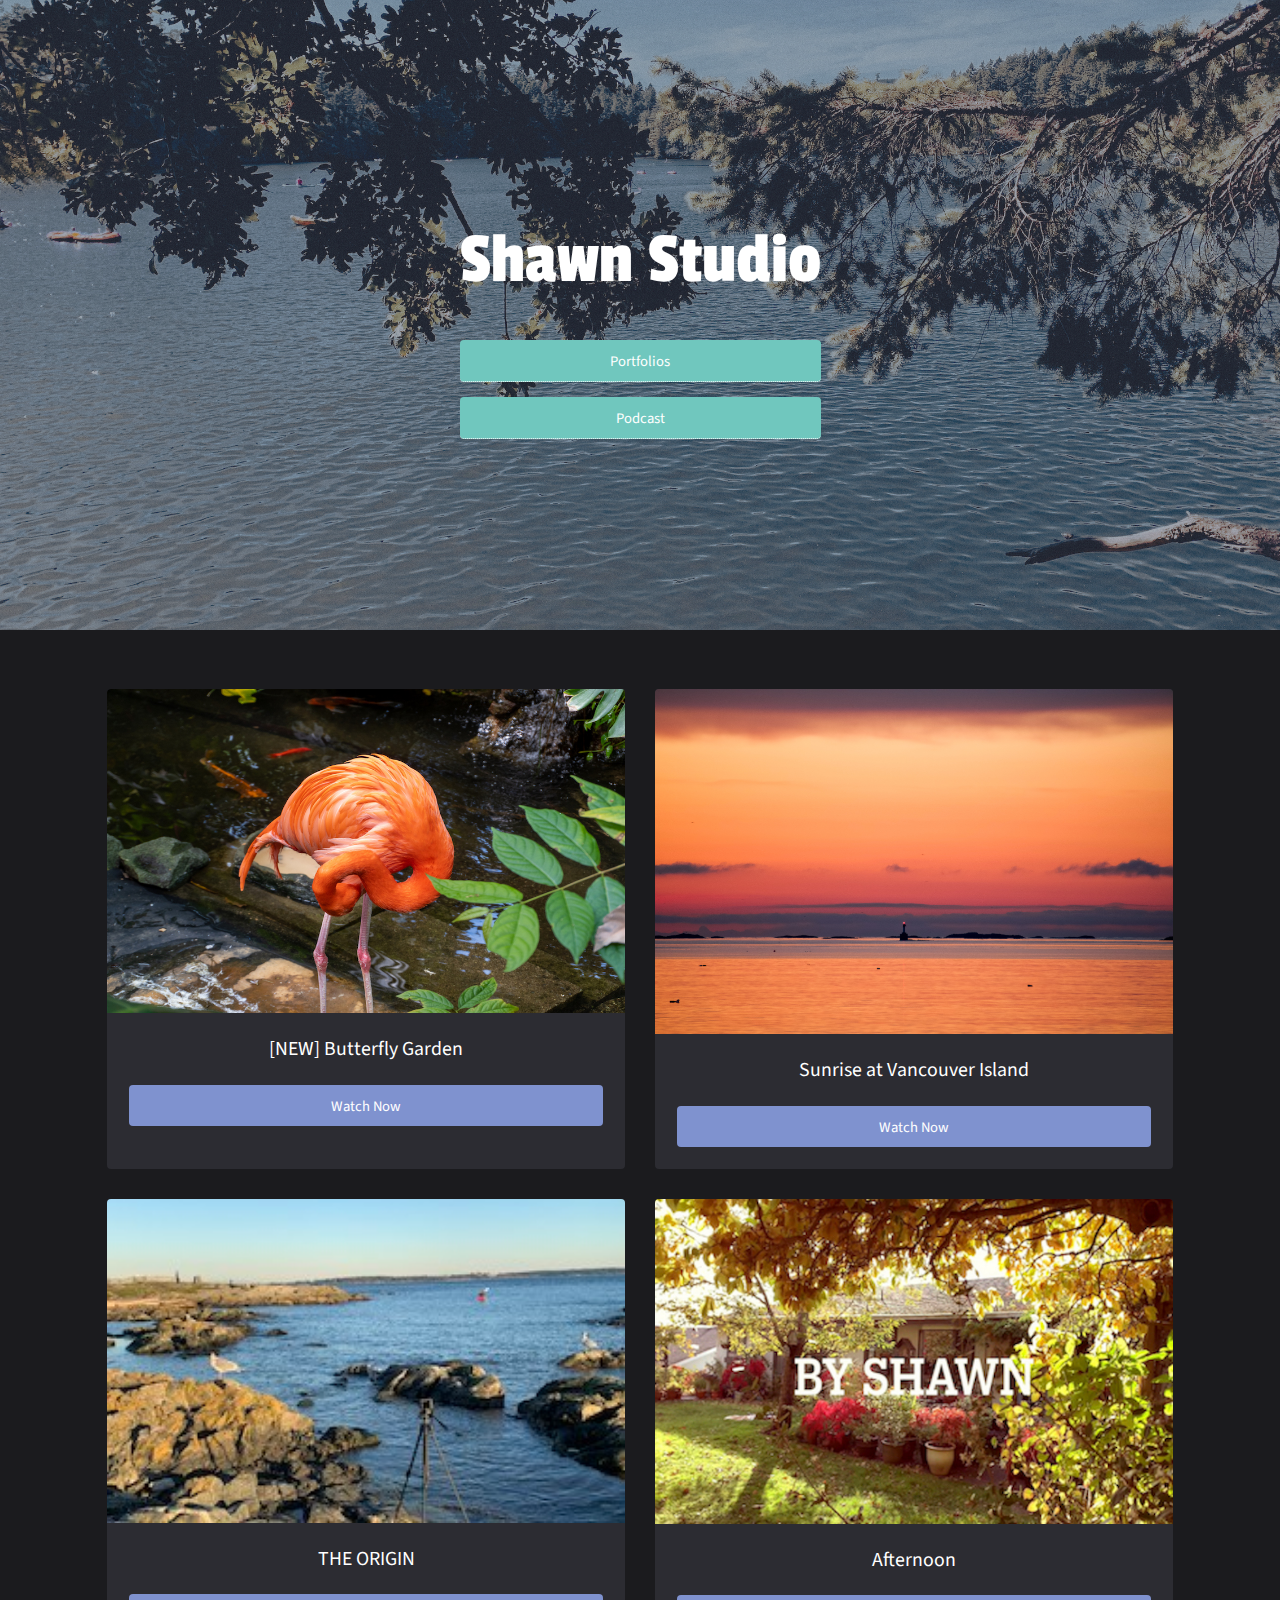
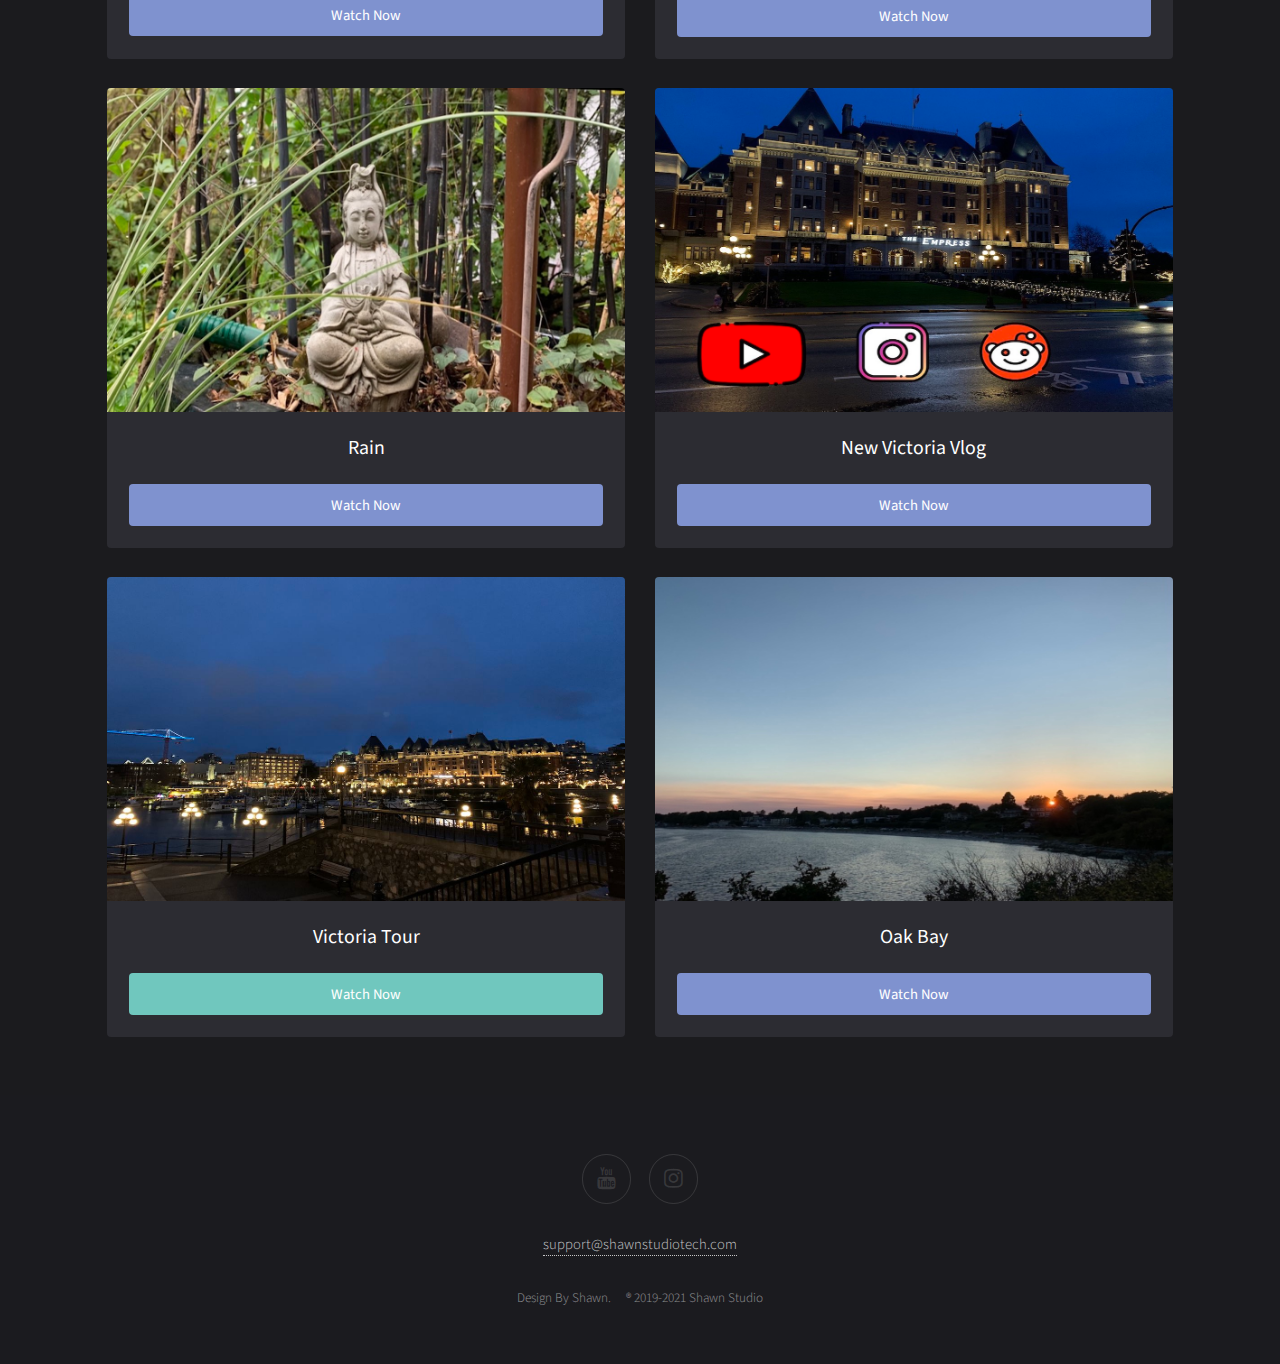
<file: index.html>
<!DOCTYPE HTML>
<html lang="en">
	<head>
		<title>Shawn Studio</title>
		<meta charset="utf-8" />
		<meta name="viewport" content="width=device-width, initial-scale=1" />
		<link rel="stylesheet" href="assets/css/main.css" />
        
    
    <link rel="icon" type="image/x-icon" href="copy.ico" />
    <body style="background-color:rgb(27, 27, 30);">
    
	</body>
	
	<body id="top">
				<section id="banner" >
					<div class="inner">
						<header>
                            <h1>Shawn Studio</h1>
                            <br >
							 <a href="https://shawnstudiotech.com/portfolios/" class="button fit" >Portfolios</a>
							 <a href="https://shawnstudiotech.com/podcast/" class="button fit" >Podcast</a>
							
							 
							 
							
                      
						</header>
					</div>
				</section>

			<!-- Main -->
				<div id="main">
					<div class="inner">
                       <!-- Boxes -->
						
					   <div class="thumbnails">

						<div class="box">
							<a href="https://youtu.be/rCdhmp5RBfg" class="image fit"><img src="images/pic09.jpg" alt="" /></a>
							<div class="inner">
								<h3>[NEW] Butterfly Garden</h3>
								
								<a href="https://youtu.be/rCdhmp5RBfg" class="button style2 fit" data-poptrox="youtube,800x400">Watch Now</a>
								
							</div>

							</div>

				

						<div class="box">
							<a href="https://youtu.be/HbsjjPyLTq4" class="image fit"><img src="images/pic08.jpg" alt="" /></a>
							<div class="inner">
								<h3>Sunrise at Vancouver Island</h3>
								
								<a href="https://youtu.be/HbsjjPyLTq4" class="button style2 fit" data-poptrox="youtube,800x400">Watch Now</a>
								
							</div>

						</div>
                                <div class="box">
                                <a href="https://youtu.be/sWdB0AdtYIA" class="image fit"><img src="images/pic07.jpg" alt="" /></a>
                                <div class="inner">
                                    <h3>THE ORIGIN</h3>
                                    
									<a href="https://youtu.be/sWdB0AdtYIA" class="button style2 fit" data-poptrox="youtube,800x400">Watch Now</a>
									
								</div>
								
							</div>
							
							<div class="box">
                                <a href="https://youtu.be/lOg4aRYyaKY" class="image fit"><img src="images/pic06.jpg" alt="" /></a>
                                <div class="inner">
                                    <h3>Afternoon</h3>
                                    
									<a href="https://youtu.be/lOg4aRYyaKY" class="button style2 fit" data-poptrox="youtube,800x400">Watch Now</a>
									
								</div>
								
							</div>

							<div class="box">
                                <a href="https://youtu.be/aJdj0laYlkM" class="image fit"><img src="images/pic05.jpg" alt="" /></a>
                                <div class="inner">
                                    <h3>Rain</h3>
                                    
                                    <a href="https://youtu.be/aJdj0laYlkM" class="button style2 fit" data-poptrox="youtube,800x400">Watch Now</a>
                                </div>
							</div>
							
                            <div class="box">
                                <a href="https://youtu.be/qi2-gWrdlj8" class="image fit"><img src="images/pic04.jpg" alt="" /></a>
                                <div class="inner">
                                    <h3>New Victoria Vlog</h3>
                                    
                                    <a href="https://youtu.be/qi2-gWrdlj8" class="button style2 fit" data-poptrox="youtube,800x400">Watch Now</a>
                                </div>
                            </div>
                            
                            
							<div class="box">
								<a href="https://youtu.be/BJlvTN51lmg" class="image fit"><img src="images/pic01.jpg" alt="" /></a>
								<div class="inner">
									<h3>Victoria Tour</h3>
									
                                    <a href="https://youtu.be/BJlvTN51lmg" class="button fit" data-poptrox="youtube,800x400">Watch Now</a>
                                </div>
							</div>

							<div class="box">
								<a href="https://youtu.be/DyhJKyEJdCc" class="image fit"><img src="images/pic02.jpg" alt="" /></a>
								<div class="inner">
									<h3>Oak Bay</h3>
									
									<a href="https://youtu.be/DyhJKyEJdCc" class="button style2 fit" data-poptrox="youtube,800x400">Watch Now</a>
								</div>
							</div>
								</div>
							</div>
                        </div>
                    </div>

			<!-- Footer -->
				<footer id="footer">
						<ul class="icons">
							<li><a href="https://www.youtube.com/channel/UCmE8kMKj5TwaKZjkN5yqiKQ?" target="_blank" class="icon fa-youtube"><span class="label">Youtube</span></a></li>
							<li><a href="https://www.instagram.com/shawnstudiotech/"target="_blank" class="icon fa-instagram"><span class="label">Instagram</span></a></li>
							
							
						</ul>
<p><a href="mailto:support@shawnstudios.com">support@shawnstudiotech.com</a></p>
						<p class="copyright"> Design By Shawn. &nbsp; &nbsp; &reg; 2019-2021 Shawn Studio</p>

				</footer>

		<!-- Scripts -->
			<script src="assets/js/jquery.min.js"></script>
			<script src="assets/js/jquery.scrolly.min.js"></script>
			<script src="assets/js/jquery.poptrox.min.js"></script>
			<script src="assets/js/skel.min.js"></script>
			<script src="assets/js/util.js"></script>
			<script src="assets/js/main.js"></script>

	</body>
</html>
</file>
<file: assets/css/main.css>
@charset "UTF-8";
@import url(font-awesome.min.css);
@import url("https://fonts.googleapis.com/css?family=Source+Sans+Pro:300,400|Passion+One:400");


/* Reset */

	html, body, div, span, applet, object, iframe, h1, h2, h3, h4, h5, h6, p, blockquote, pre, a, abbr, acronym, address, big, cite, code, del, dfn, em, img, ins, kbd, q, s, samp, small, strike, strong, sub, sup, tt, var, b, u, i, center, dl, dt, dd, ol, ul, li, fieldset, form, label, legend, table, caption, tbody, tfoot, thead, tr, th, td, article, aside, canvas, details, embed, figure, figcaption, footer, header, hgroup, menu, nav, output, ruby, section, summary, time, mark, audio, video {
		margin: 0;
		padding: 0;
		border: 0;
		font-size: 100%;
		font: inherit;
		vertical-align: baseline;
	}

	article, aside, details, figcaption, figure, footer, header, hgroup, menu, nav, section {
		display: block;
	}

	body {
		line-height: 1;
	}

	ol, ul {
		list-style: none;
	}

	blockquote, q {
		quotes: none;
	}

	blockquote:before, blockquote:after, q:before, q:after {
		content: '';
		content: none;
	}

	table {
		border-collapse: collapse;
		border-spacing: 0;
	}

	body {
		-webkit-text-size-adjust: none;
	}

/* Box Model */

	*, *:before, *:after {
		-moz-box-sizing: border-box;
		-webkit-box-sizing: border-box;
		box-sizing: border-box;
	}

/* Basic */

	@-ms-viewport {
		width: device-width;
	}

	body {
		-ms-overflow-style: scrollbar;
	}

	@media screen and (max-width: 480px) {

		html, body {
			min-width: 320px;
		}

	}

	body {
		background: #202024;
	}

		body.is-loading *, body.is-loading *:before, body.is-loading *:after {
			-moz-animation: none !important;
			-webkit-animation: none !important;
			-ms-animation: none !important;
			animation: none !important;
			-moz-transition: none !important;
			-webkit-transition: none !important;
			-ms-transition: none !important;
			transition: none !important;
		}

/* Type */

	body, input, select, textarea {
		color: rgba(255, 255, 255, 0.75);
		font-family: "Source Sans Pro", sans-serif;
		font-size: 14pt;
		font-weight: 300;
		line-height: 1.65;
	}

		@media screen and (max-width: 1680px) {

			body, input, select, textarea {
				font-size: 11pt;
			}

		}

		@media screen and (max-width: 1280px) {

			body, input, select, textarea {
				font-size: 11pt;
			}

		}

		@media screen and (max-width: 980px) {

			body, input, select, textarea {
				font-size: 12pt;
			}

		}

		@media screen and (max-width: 736px) {

			body, input, select, textarea {
				font-size: 12pt;
			}

		}

		@media screen and (max-width: 480px) {

			body, input, select, textarea {
				font-size: 12pt;
			}

		}

	a {
		-moz-transition: background-color 0.2s ease-in-out, color 0.2s ease-in-out;
		-webkit-transition: background-color 0.2s ease-in-out, color 0.2s ease-in-out;
		-ms-transition: background-color 0.2s ease-in-out, color 0.2s ease-in-out;
		transition: background-color 0.2s ease-in-out, color 0.2s ease-in-out;
		color: rgba(255, 255, 255, 0.75);
		text-decoration: none;
		border-bottom: 1px dotted;
		outline: 0;
	}

		a:hover {
			color: #FFF;
			border: none;
		}

	strong, b {
		color: #fff;
		font-weight: 400;
	}

	em, i {
		font-style: italic;
	}

	p {
		margin: 0 0 2em 0;
	}

	h1, h2, h3, h4, h5, h6 {
		color: #fff;
		font-weight: 400;
		line-height: 1.5;
		margin: 0 0 1em 0;
	}

		h1 a, h2 a, h3 a, h4 a, h5 a, h6 a {
			color: inherit;
			text-decoration: none;
		}

	h2 {
		font-size: 1.75em;
	}

	h3 {
		font-size: 1.35em;
	}

	h4 {
		font-size: 1.1em;
	}

	h5 {
		font-size: 0.9em;
	}

	h6 {
		font-size: 0.7em;
	}

	sub {
		font-size: 0.8em;
		position: relative;
		top: 0.5em;
	}

	sup {
		font-size: 0.8em;
		position: relative;
		top: -0.5em;
	}

	blockquote {
		border-left: solid 4px rgba(144, 144, 144, 0.25);
		font-style: italic;
		margin: 0 0 2em 0;
		padding: 0.5em 0 0.5em 2em;
	}

	code {
		background: rgba(144, 144, 144, 0.075);
		border-radius: 4px;
		border: solid 1px rgba(144, 144, 144, 0.25);
		font-family: "Courier New", monospace;
		font-size: 0.9em;
		margin: 0 0.25em;
		padding: 0.25em 0.65em;
	}

	pre {
		-webkit-overflow-scrolling: touch;
		font-family: "Courier New", monospace;
		font-size: 0.9em;
		margin: 0 0 2em 0;
	}

		pre code {
			display: block;
			line-height: 1.75;
			padding: 1em 1.5em;
			overflow-x: auto;
		}

	hr {
		border: 0;
		border-bottom: solid 1px rgba(144, 144, 144, 0.25);
		margin: 2em 0;
	}

		hr.major {
			margin: 3em 0;
		}

	.align-left {
		text-align: left;
	}

	.align-center {
		text-align: center;
	}

	.align-right {
		text-align: right;
	}

/* Section/Article */

	section.special, article.special {
		text-align: center;
	}

	header p {
		color: rgba(255, 255, 255, 0.5);
		position: relative;
		margin: 0 0 1.5em 0;
	}

	header h2 + p {
		font-size: 1.25em;
		margin-top: -1em;
	}

	header h3 + p {
		font-size: 1.1em;
		margin-top: -0.8em;
	}

	header h4 + p,
	header h5 + p,
	header h6 + p {
		font-size: 0.9em;
		margin-top: -0.6em;
	}

/* Box */

	.thumbnails {
		display: -moz-flex;
		display: -webkit-flex;
		display: -ms-flex;
		display: flex;
		-moz-align-items: stretch;
		-webkit-align-items: stretch;
		-ms-align-items: stretch;
		align-items: stretch;
		-moz-justify-content: center;
		-webkit-justify-content: center;
		-ms-justify-content: center;
		justify-content: center;
		-moz-flex-wrap: wrap;
		-webkit-flex-wrap: wrap;
		-ms-flex-wrap: wrap;
		flex-wrap: wrap;
	}

		.thumbnails .box {
			margin: 0 1em 2em 1em;
			width: 30%;
		}

			@media screen and (max-width: 1280px) {

				.thumbnails .box {
					width: 45%;
				}

			}

			@media screen and (max-width: 736px) {

				.thumbnails .box {
					width: 100%;
				}

			}

/* Form */

	form {
		margin: 0 0 2em 0;
	}

	label {
		color: #fff;
		display: block;
		font-size: 0.9em;
		font-weight: 400;
		margin: 0 0 1em 0;
	}

	input[type="text"],
	input[type="password"],
	input[type="email"],
	input[type="tel"],
	select,
	textarea {
		-moz-appearance: none;
		-webkit-appearance: none;
		-ms-appearance: none;
		appearance: none;
		background: rgba(144, 144, 144, 0.075);
		border-radius: 4px;
		border: none;
		border: solid 1px rgba(144, 144, 144, 0.25);
		color: inherit;
		display: block;
		outline: 0;
		padding: 0 1em;
		text-decoration: none;
		width: 100%;
	}

		input[type="text"]:invalid,
		input[type="password"]:invalid,
		input[type="email"]:invalid,
		input[type="tel"]:invalid,
		select:invalid,
		textarea:invalid {
			box-shadow: none;
		}

		input[type="text"]:focus,
		input[type="password"]:focus,
		input[type="email"]:focus,
		input[type="tel"]:focus,
		select:focus,
		textarea:focus {
			border-color: #ff8686;
			box-shadow: 0 0 0 1px #ff8686;
		}

	.select-wrapper {
		text-decoration: none;
		display: block;
		position: relative;
	}

		.select-wrapper:before {
			content: "";
			-moz-osx-font-smoothing: grayscale;
			-webkit-font-smoothing: antialiased;
			font-family: FontAwesome;
			font-style: normal;
			font-weight: normal;
			text-transform: none !important;
		}

		.select-wrapper:before {
			color: rgba(144, 144, 144, 0.25);
			display: block;
			height: 2.75em;
			line-height: 2.75em;
			pointer-events: none;
			position: absolute;
			right: 0;
			text-align: center;
			top: 0;
			width: 2.75em;
		}

		.select-wrapper select::-ms-expand {
			display: none;
		}

	input[type="text"],
	input[type="password"],
	input[type="email"],
	select {
		height: 2.75em;
	}

	textarea {
		padding: 0.75em 1em;
	}

	input[type="checkbox"],
	input[type="radio"] {
		-moz-appearance: none;
		-webkit-appearance: none;
		-ms-appearance: none;
		appearance: none;
		display: block;
		float: left;
		margin-right: -2em;
		opacity: 0;
		width: 1em;
		z-index: -1;
	}

		input[type="checkbox"] + label,
		input[type="radio"] + label {
			text-decoration: none;
			color: rgba(255, 255, 255, 0.75);
			cursor: pointer;
			display: inline-block;
			font-size: 1em;
			font-weight: 300;
			padding-left: 2.4em;
			padding-right: 0.75em;
			position: relative;
		}

			input[type="checkbox"] + label:before,
			input[type="radio"] + label:before {
				-moz-osx-font-smoothing: grayscale;
				-webkit-font-smoothing: antialiased;
				font-family: FontAwesome;
				font-style: normal;
				font-weight: normal;
				text-transform: none !important;
			}

			input[type="checkbox"] + label:before,
			input[type="radio"] + label:before {
				background: rgba(144, 144, 144, 0.075);
				border-radius: 4px;
				border: solid 1px rgba(144, 144, 144, 0.25);
				content: '';
				display: inline-block;
				height: 1.65em;
				left: 0;
				line-height: 1.58125em;
				position: absolute;
				text-align: center;
				top: 0;
				width: 1.65em;
			}

		input[type="checkbox"]:checked + label:before,
		input[type="radio"]:checked + label:before {
			background: #ff8686;
			border-color: #ff8686;
			color: #ffffff;
			content: '\f00c';
		}

		input[type="checkbox"]:focus + label:before,
		input[type="radio"]:focus + label:before {
			border-color: #ff8686;
			box-shadow: 0 0 0 1px #ff8686;
		}

	input[type="checkbox"] + label:before {
		border-radius: 4px;
	}

	input[type="radio"] + label:before {
		border-radius: 100%;
	}

	::-webkit-input-placeholder {
		color: rgba(255, 255, 255, 0.5) !important;
		opacity: 1.0;
	}

	:-moz-placeholder {
		color: rgba(255, 255, 255, 0.5) !important;
		opacity: 1.0;
	}

	::-moz-placeholder {
		color: rgba(255, 255, 255, 0.5) !important;
		opacity: 1.0;
	}

	:-ms-input-placeholder {
		color: rgba(255, 255, 255, 0.5) !important;
		opacity: 1.0;
	}

	.formerize-placeholder {
		color: rgba(255, 255, 255, 0.5) !important;
		opacity: 1.0;
	}

/* Box */

	.box {
		border-radius: 4px;
		margin-bottom: 2em;
		background: #2c2c32;
		text-align: center;
	}

		.box > :last-child,
		.box > :last-child > :last-child,
		.box > :last-child > :last-child > :last-child {
			margin-bottom: 0;
		}

		.box .image.fit {
			margin: 0;
		}

		.box .image img {
			border-radius: 4px 4px 0 0;
		}

		.box .inner {
			padding: 1.5em;
			width: 100% !important;
		}

			@media screen and (max-width: 480px) {

				.box .inner {
					padding: 1em;
				}

			}

		.box.alt {
			border: 0;
			border-radius: 0;
			padding: 0;
		}

/* Icon */

	.icon {
		text-decoration: none;
		border-bottom: none;
		position: relative;
	}

		.icon:before {
			-moz-osx-font-smoothing: grayscale;
			-webkit-font-smoothing: antialiased;
			font-family: FontAwesome;
			font-style: normal;
			font-weight: normal;
			text-transform: none !important;
		}

		.icon > .label {
			display: none;
		}

/* Image */

	.image {
		border-radius: 4px;
		border: 0;
		display: inline-block;
		position: relative;
	}

		.image img {
			border-radius: 4px;
			display: block;
		}

		.image.left, .image.right {
			max-width: 40%;
		}

			.image.left img, .image.right img {
				width: 100%;
			}

		.image.left {
			float: left;
			padding: 0 1.5em 1em 0;
			top: 0.25em;
		}

		.image.right {
			float: right;
			padding: 0 0 1em 1.5em;
			top: 0.25em;
		}

		.image.fit {
			display: block;
			margin: 0 0 2em 0;
			width: 100%;
		}

			.image.fit img {
				width: 100%;
			}

		.image.main {
			display: block;
			margin: 0 0 3em 0;
			width: 100%;
		}

			.image.main img {
				width: 100%;
			}

/* List */

	ol {
		list-style: decimal;
		margin: 0 0 2em 0;
		padding-left: 1.25em;
	}

		ol li {
			padding-left: 0.25em;
		}

	ul {
		list-style: disc;
		margin: 0 0 2em 0;
		padding-left: 1em;
	}

		ul li {
			padding-left: 0.5em;
		}

		ul.alt {
			list-style: none;
			padding-left: 0;
		}

			ul.alt li {
				border-top: solid 1px rgba(144, 144, 144, 0.25);
				padding: 0.5em 0;
			}

				ul.alt li:first-child {
					border-top: 0;
					padding-top: 0;
				}

		ul.icons {
			cursor: default;
			list-style: none;
			padding-left: 0;
		}

			ul.icons li {
				display: inline-block;
				text-align: center;
				padding-left: 0;
				padding-right: 1em;
			}

				ul.icons li a {
					display: block;
					border-radius: 100%;
					margin: 0;
					padding: 0.5em;
					border: solid 1px rgba(144, 144, 144, 0.25);
					color: rgba(144, 144, 144, 0.25);
				}

					ul.icons li a:before {
						font-size: 1.5em;
						display: block;
						width: 1.5em;
						height: 1.5em;
						line-height: 1.5em;
					}

					ul.icons li a:hover {
						background-color: #202024;
						color: #FFF;
					}

				ul.icons li:last-child {
					padding-right: 0;
				}

		ul.actions {
			cursor: default;
			list-style: none;
			padding-left: 0;
		}

			ul.actions li {
				display: inline-block;
				padding: 0 1em 0 0;
				vertical-align: middle;
			}

				ul.actions li:last-child {
					padding-right: 0;
				}

			ul.actions.small li {
				padding: 0 0.5em 0 0;
			}

			ul.actions.vertical li {
				display: block;
				padding: 1em 0 0 0;
			}

				ul.actions.vertical li:first-child {
					padding-top: 0;
				}

				ul.actions.vertical li > * {
					margin-bottom: 0;
				}

			ul.actions.vertical.small li {
				padding: 0.5em 0 0 0;
			}

				ul.actions.vertical.small li:first-child {
					padding-top: 0;
				}

			ul.actions.fit {
				display: table;
				margin-left: -1em;
				padding: 0;
				table-layout: fixed;
				width: calc(100% + 1em);
			}

				ul.actions.fit li {
					display: table-cell;
					padding: 0 0 0 1em;
				}

					ul.actions.fit li > * {
						margin-bottom: 0;
					}

				ul.actions.fit.small {
					margin-left: -0.5em;
					width: calc(100% + 0.5em);
				}

					ul.actions.fit.small li {
						padding: 0 0 0 0.5em;
					}

			@media screen and (max-width: 480px) {

				ul.actions {
					margin: 0 0 2em 0;
				}

					ul.actions li {
						padding: 1em 0 0 0;
						display: block;
						text-align: center;
						width: 100%;
					}

						ul.actions li:first-child {
							padding-top: 0;
						}

						ul.actions li > * {
							width: 100%;
							margin: 0 !important;
						}

							ul.actions li > *.icon:before {
								margin-left: -2em;
							}

					ul.actions.small li {
						padding: 0.5em 0 0 0;
					}

						ul.actions.small li:first-child {
							padding-top: 0;
						}

			}

	dl {
		margin: 0 0 2em 0;
	}

		dl dt {
			display: block;
			font-weight: 400;
			margin: 0 0 1em 0;
		}

		dl dd {
			margin-left: 2em;
		}

/* Table */

	.table-wrapper {
		-webkit-overflow-scrolling: touch;
		overflow-x: auto;
	}

	table {
		margin: 0 0 2em 0;
		width: 100%;
	}

		table tbody tr {
			border: solid 1px rgba(144, 144, 144, 0.25);
			border-left: 0;
			border-right: 0;
		}

			table tbody tr:nth-child(2n + 1) {
				background-color: rgba(144, 144, 144, 0.075);
			}

		table td {
			padding: 0.75em 0.75em;
		}

		table th {
			color: #fff;
			font-size: 0.9em;
			font-weight: 400;
			padding: 0 0.75em 0.75em 0.75em;
			text-align: left;
		}

		table thead {
			border-bottom: solid 2px rgba(144, 144, 144, 0.25);
		}

		table tfoot {
			border-top: solid 2px rgba(144, 144, 144, 0.25);
		}

		table.alt {
			border-collapse: separate;
		}

			table.alt tbody tr td {
				border: solid 1px rgba(144, 144, 144, 0.25);
				border-left-width: 0;
				border-top-width: 0;
			}

				table.alt tbody tr td:first-child {
					border-left-width: 1px;
				}

			table.alt tbody tr:first-child td {
				border-top-width: 1px;
			}

			table.alt thead {
				border-bottom: 0;
			}

			table.alt tfoot {
				border-top: 0;
			}

/* Button */

	input[type="submit"],
	input[type="reset"],
	input[type="button"],
	button,
	.button {
		-moz-appearance: none;
		-webkit-appearance: none;
		-ms-appearance: none;
		appearance: none;
		-moz-transition: background-color 0.2s ease-in-out, color 0.2s ease-in-out;
		-webkit-transition: background-color 0.2s ease-in-out, color 0.2s ease-in-out;
		-ms-transition: background-color 0.2s ease-in-out, color 0.2s ease-in-out;
		transition: background-color 0.2s ease-in-out, color 0.2s ease-in-out;
		background-color: #70c7be;
		border-radius: 4px;
		border: 0;
		color: #ffffff !important;
		cursor: pointer;
		display: inline-block;
		font-weight: 400;
		height: 2.85em;
		line-height: 2.95em;
		padding: 0 1.5em;
		text-align: center;
		text-decoration: none;
		white-space: nowrap;
	}

		input[type="submit"]:hover,
		input[type="reset"]:hover,
		input[type="button"]:hover,
		button:hover,
		.button:hover {
			background-color: #82cec6;
		}

		input[type="submit"]:active,
		input[type="reset"]:active,
		input[type="button"]:active,
		button:active,
		.button:active {
			background-color: #5ec0b6;
		}

		input[type="submit"].icon,
		input[type="reset"].icon,
		input[type="button"].icon,
		button.icon,
		.button.icon {
			padding-left: 1.35em;
		}

			input[type="submit"].icon:before,
			input[type="reset"].icon:before,
			input[type="button"].icon:before,
			button.icon:before,
			.button.icon:before {
				margin-right: 0.5em;
			}

		input[type="submit"].fit,
		input[type="reset"].fit,
		input[type="button"].fit,
		button.fit,
		.button.fit {
			display: block;
			margin: 0 0 1em 0;
			width: 100%;
		}

		input[type="submit"].small,
		input[type="reset"].small,
		input[type="button"].small,
		button.small,
		.button.small {
			font-size: 0.8em;
		}

		input[type="submit"].big,
		input[type="reset"].big,
		input[type="button"].big,
		button.big,
		.button.big {
			font-size: 1.35em;
		}

		input[type="submit"].disabled, input[type="submit"]:disabled,
		input[type="reset"].disabled,
		input[type="reset"]:disabled,
		input[type="button"].disabled,
		input[type="button"]:disabled,
		button.disabled,
		button:disabled,
		.button.disabled,
		.button:disabled {
			background-color: rgba(255, 255, 255, 0.75) !important;
			box-shadow: inset 0 -0.15em 0 0 rgba(0, 0, 0, 0.15);
			color: #202024 !important;
			cursor: default;
			opacity: 0.25;
		}

		input[type="submit"].style2,
		input[type="reset"].style2,
		input[type="button"].style2,
		button.style2,
		.button.style2 {
			background-color: #7f92cf;
		}

			input[type="submit"].style2:hover,
			input[type="reset"].style2:hover,
			input[type="button"].style2:hover,
			button.style2:hover,
			.button.style2:hover {
				background-color: #92a2d6;
			}

			input[type="submit"].style2:active,
			input[type="reset"].style2:active,
			input[type="button"].style2:active,
			button.style2:active,
			.button.style2:active {
				background-color: #6c82c8;
			}

		input[type="submit"].style3,
		input[type="reset"].style3,
		input[type="button"].style3,
		button.style3,
		.button.style3 {
			background-color: #9d7ed0;
		}

			input[type="submit"].style3:hover,
			input[type="reset"].style3:hover,
			input[type="button"].style3:hover,
			button.style3:hover,
			.button.style3:hover {
				background-color: #ab91d7;
			}

			input[type="submit"].style3:active,
			input[type="reset"].style3:active,
			input[type="button"].style3:active,
			button.style3:active,
			.button.style3:active {
				background-color: #8f6bc9;
			}

		@media screen and (max-width: 480px) {

			input[type="submit"],
			input[type="reset"],
			input[type="button"],
			button,
			.button {
				padding: 0;
			}

		}

/* Poptrox */

	.poptrox-popup {
		-moz-box-sizing: content-box;
		-webkit-box-sizing: content-box;
		-ms-box-sizing: content-box;
		box-sizing: content-box;
		background: #000;
		box-shadow: 0 0.5em 3em 0 rgba(0, 0, 0, 0.25);
		border-radius: 4px;
		padding: 2em;
		overflow: hidden;
	}

		.poptrox-popup .closer {
			-moz-transition: opacity 0.2s ease-in-out;
			-webkit-transition: opacity 0.2s ease-in-out;
			-ms-transition: opacity 0.2s ease-in-out;
			transition: opacity 0.2s ease-in-out;
			text-decoration: none;
			position: absolute;
			top: .5em;
			right: .5em;
			z-index: 11000;
			-webkit-tap-highlight-color: rgba(255, 255, 255, 0);
			white-space: nowrap;
			text-indent: 2em;
			overflow: hidden;
			width: 2em;
			height: 2em;
			display: block;
		}

			.poptrox-popup .closer:before {
				content: "\f00d";
				-moz-osx-font-smoothing: grayscale;
				-webkit-font-smoothing: antialiased;
				font-family: FontAwesome;
				font-style: normal;
				font-weight: normal;
				text-transform: none !important;
				display: block;
				position: relative;
				text-indent: 0;
				border-radius: 100%;
				box-shadow: inset 0 0 0 1px rgba(255, 255, 255, 0.25);
				color: #ffffff !important;
				width: 2em;
				height: 2em;
				line-height: 2em;
			}

		.poptrox-popup:hover .closer {
			opacity: 0.5;
		}

		.poptrox-popup:hover .closer:hover {
			opacity: 1.0;
		}

		@media screen and (max-width: 736px) {

			.poptrox-popup {
				padding: 0;
			}

				.poptrox-popup .closer {
					display: none !important;
				}

		}

/* Banner */

	#banner {
		-moz-align-items: center;
		-webkit-align-items: center;
		-ms-align-items: center;
		align-items: center;
		display: -moz-flex;
		display: -webkit-flex;
		display: -ms-flex;
		display: flex;
		-moz-justify-content: center;
		-webkit-justify-content: center;
		-ms-justify-content: center;
		justify-content: center;
		padding: 8em 4em 6em 4em;
		min-height: 70vh;
		background-image: url("../../images/banner.jpg");
		background-position: center;
		background-size: cover;
		background-repeat: no-repeat;
		border-top: 0;
		position: relative;
		text-align: center;
		overflow: hidden;
	}

		#banner .inner {
			text-align: center;
			position: relative;
			z-index: 2;
		}

		#banner h1 {
			color: #fff;
			font-size: 5em;
			font-weight: 400;
			font-family: 'Passion One', cursive;
			margin: 0;
		}

			@media screen and (max-width: 980px) {

				#banner h1 {
					font-size: 5em;
				}

			}

			@media screen and (max-width: 736px) {

				#banner h1 {
					font-size: 3em;
				}

			}

		#banner p {
			color: rgba(255, 255, 255, 0.85);
			font-size: 1.5em;
			font-weight: 300;
		}

			@media screen and (max-width: 980px) {

				#banner p {
					font-size: 1.5em;
				}

			}

			@media screen and (max-width: 480px) {

				#banner p {
					font-size: 1.25em;
				}

			}

		#banner a {
			color: rgba(255, 255, 255, 0.75);
			text-decoration: none;
			border-bottom: 1px dotted;
		}

			#banner a:hover {
				color: #FFF;
				border: none;
			}

		#banner .more {
			background-image: url("images/arrow.svg");
			background-position: center 1.35em;
			background-repeat: no-repeat;
			background-size: auto;
			border: 1px solid #fff;
			border-radius: 100%;
			color: rgba(255, 255, 255, 0.75);
			display: block;
			height: 4em;
			text-indent: 4em;
			overflow: hidden;
			white-space: nowrap;
			width: 4em;
			z-index: 2;
			margin: 0 auto 2em auto;
		}

			#banner .more:hover {
				background-color: rgba(255, 255, 255, 0.05);
				border: 1px solid #fff;
				color: #FFF;
			}

		#banner video {
			-moz-transform: translateX(50%) translateY(50%);
			-webkit-transform: translateX(50%) translateY(50%);
			-ms-transform: translateX(50%) translateY(50%);
			transform: translateX(50%) translateY(50%);
			position: absolute;
			bottom: 50%;
			right: 50%;
			width: auto;
			height: auto;
			min-width: 100%;
			min-height: 100%;
			overflow: hidden;
		}

		#banner:before {
			-moz-transition: opacity 3s ease;
			-webkit-transition: opacity 3s ease;
			-ms-transition: opacity 3s ease;
			transition: opacity 3s ease;
			-moz-transition-delay: 1s;
			-webkit-transition-delay: 1s;
			-ms-transition-delay: 1s;
			transition-delay: 1s;
			content: '';
			background-color: #42424f;
			display: block;
			height: 100%;
			left: 0;
			opacity: 0.45;
			position: absolute;
			top: 0;
			width: 100%;
			z-index: 1;
		}

		@media screen and (max-width: 1280px) {

			#banner video {
				display: none;
			}

		}

		@media screen and (max-width: 980px) {

			#banner br {
				display: none;
			}

		}

		@media screen and (max-width: 736px) {

			#banner {
				min-height: 0;
				padding: 6em 2em 4em 2em;
			}

				#banner br {
					display: none;
				}

		}

		body.is-loading #banner:before {
			opacity: 1;
		}

/* Main */

	#main {
		padding: 4em 0 2em 0;
	}

		@media screen and (max-width: 736px) {

			#main {
				padding: 3em 0 1em 0;
			}

		}

		#main .inner {
			width: 90%;
			max-width: 80em;
			margin: 0 auto;
		}

			@media screen and (max-width: 480px) {

				#main .inner {
					width: 95%;
				}

			}

/* Footer */

	#footer {
		padding: 4em 0 2em 0;
		background-color: #1b1b1f;
		text-align: center;
	}

		#footer .inner {
			width: 50%;
			margin: 0 auto;
		}

			@media screen and (max-width: 980px) {

				#footer .inner {
					width: 75%;
				}

			}

			@media screen and (max-width: 480px) {

				#footer .inner {
					width: 90%;
				}

			}

		#footer .copyright {
			color: rgba(255, 255, 255, 0.5);
			font-size: 0.9em;
			margin: 0 0 2em 0;
			padding: 0;
			text-align: center;
		}

		@media screen and (max-width: 736px) {

			#footer {
				padding: 3em 0 1em 0;
			}

		}
</file>
